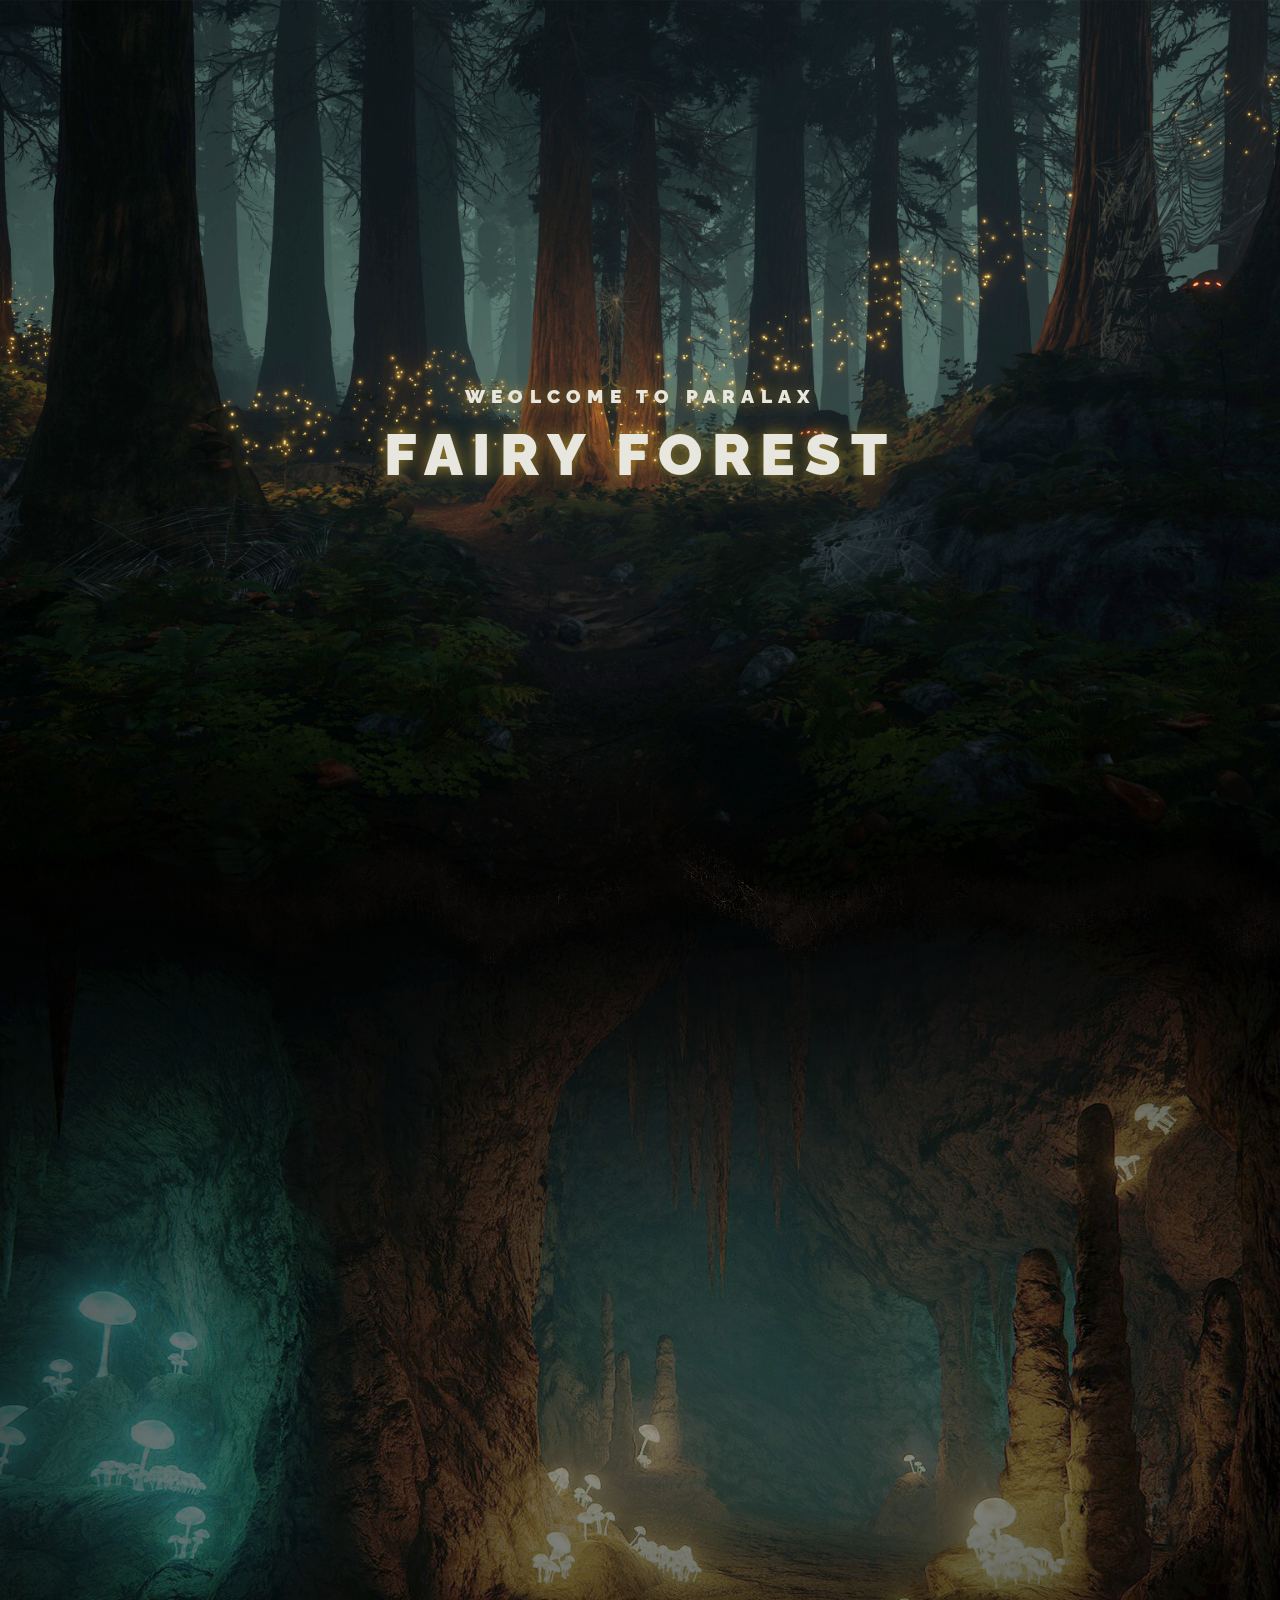
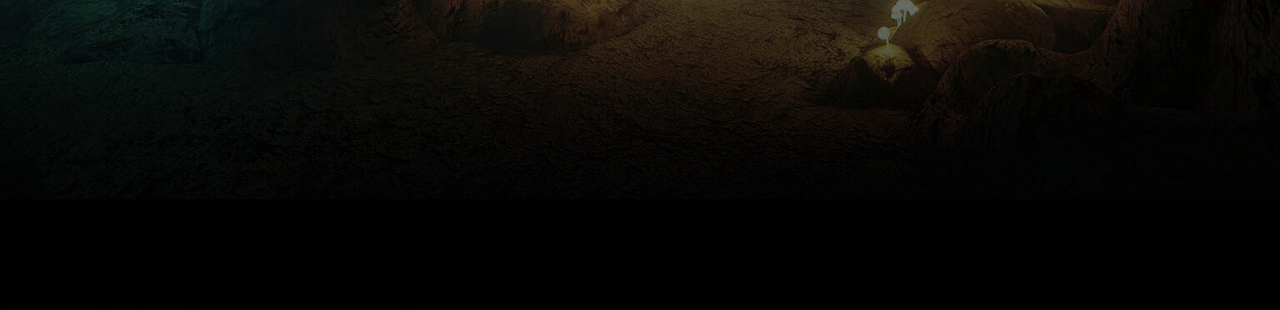
<file: index.htm>
<!DOCTYPE html>
<html lang="en">
<head>
    <meta charset="UTF-8">
    <meta name="viewport" content="width=device-width, initial-scale=1.0">
    <title>Document</title>
    <link rel="stylesheet" href="/css/main.css">
    <script src="/js/app.js" defer></script>
</head>
<body>
    <header class="main-header">
        <div class="layers">
            <div class="layers__header">
                <div class="layers__caption">Weolcome to Paralax</div>
                <div class="layers__title">Fairy Forest</div>
            </div>
            <div class="layer layers__base" style="background-image: url(/img/layer-base.png);"></div>
            <div class="layer layers__title" style="background-image: url(/img/layer-middle.png);"></div>
            <div class="layer layers__front" style="background-image: url(/img/layer-front.png);"></div>
        </div>
    </header>

<article class="main-article" style="background-image: url('/img/dungeon.jpg');"></article>
<div class="main-article__content">
    <h2 class="main-article__header">To be continued</h2>
    <p>
        Lorem ipsum dolor sit amet consectetur adipisicing elit. Nam, saepe ullam eum quos eveniet tempora magnam nemo aliquid 
        nobis rerum voluptates cumque ipsa quis porro. Rerum perspiciatis provident necessitatibus voluptates ea delectus!
    </p>
    <div class="copy">© Vorontsov Oleg</div>
</div>
</body>
</html>
</file>
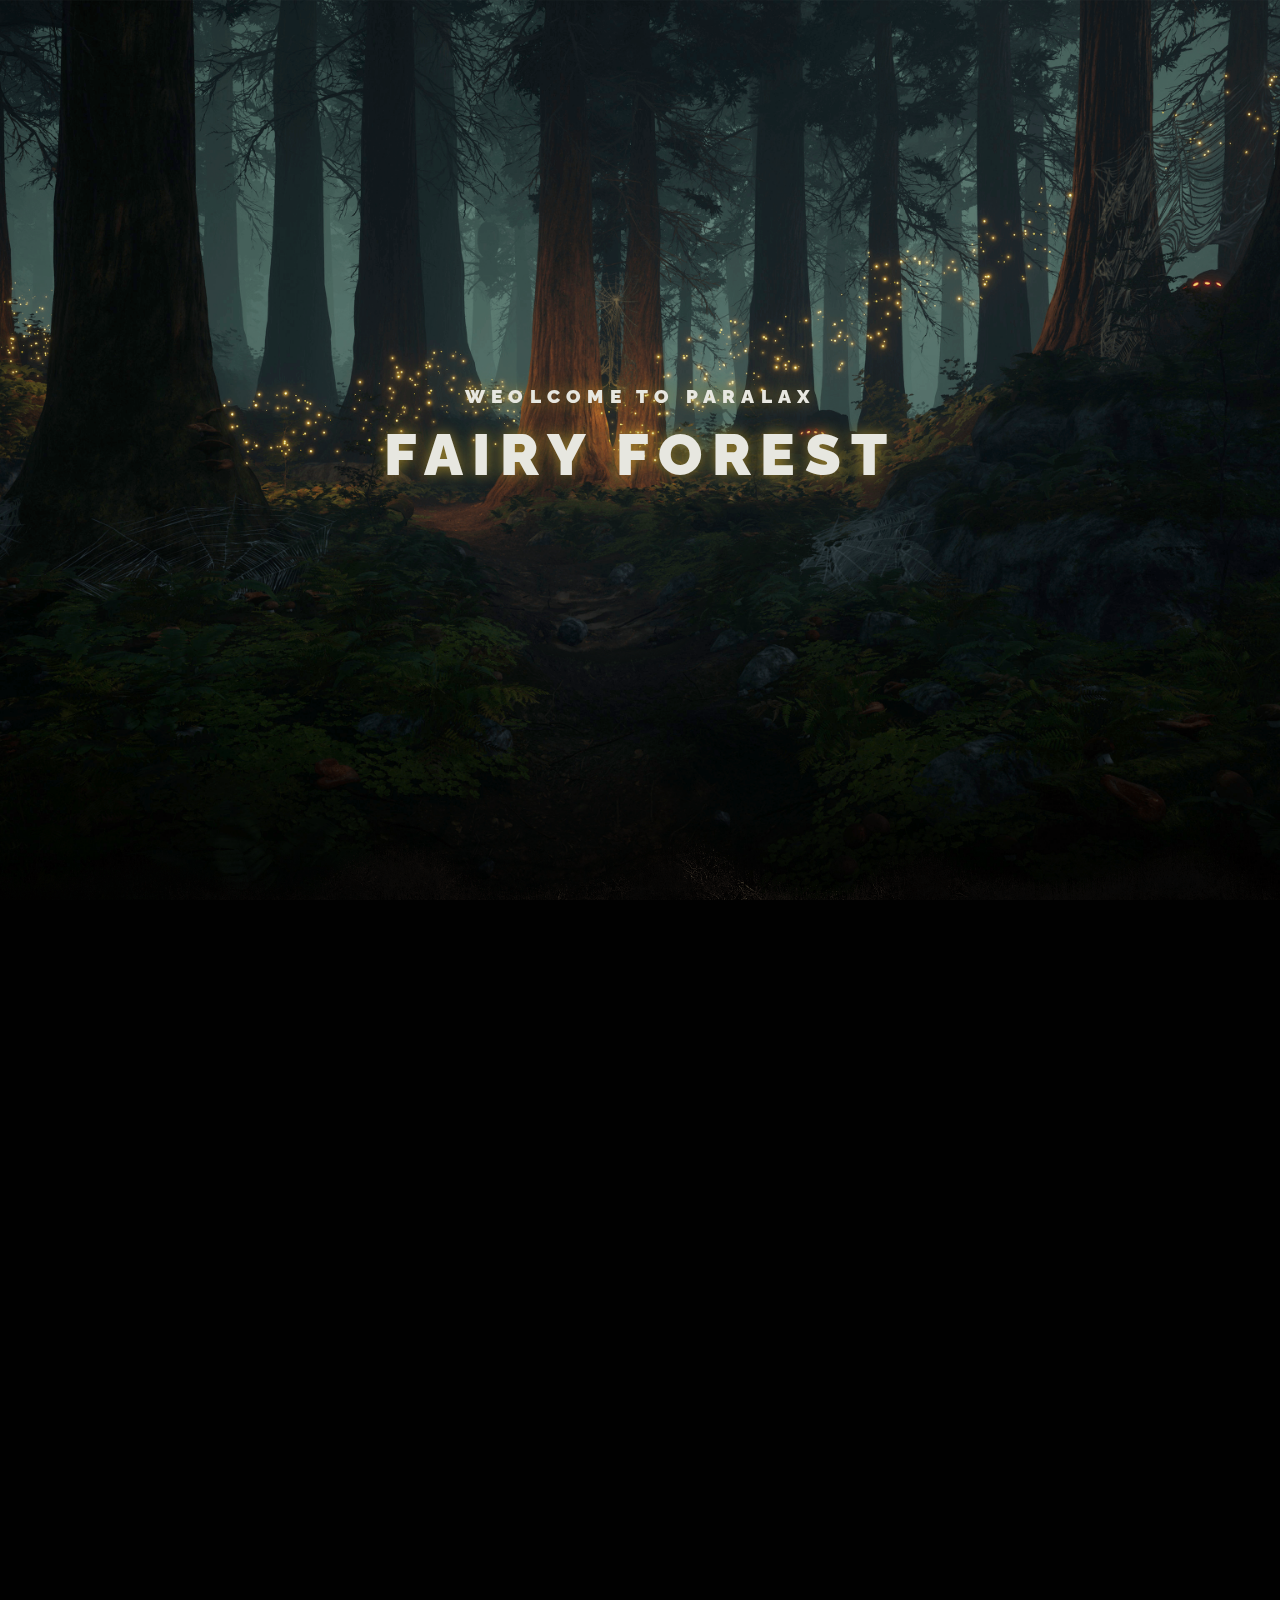
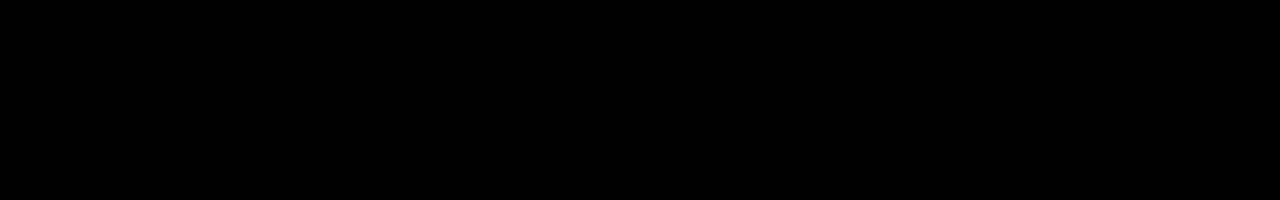
<file: index.html>
<!DOCTYPE html>
<html lang="en">
<head>
    <meta charset="UTF-8">
    <meta name="viewport" content="width=device-width, initial-scale=1.0">
    <title>Document</title>
    <link rel="stylesheet" href="/css/main.css">

    <script src="/libs/gsap/gsap.min.js" defer></script>
    <script src="/libs/gsap/ScrollTrigger.min.js" defer></script>
    <script src="/libs/gsap/ScrollSmoother.min.js" defer></script>

    <script src="/js/app.js" defer></script>
</head>
    <div class="wrapper">
        <div class="content">
            <body>
                <header class="main-header">
                    <div class="layers">
                        <div class="layers__header">
                            <div class="layers__caption">Weolcome to Paralax</div>
                            <div class="layers__title">Fairy Forest</div>
                        </div>
                        <div class="layer layers__base" style="background-image: url(/img/layer-base.png);"></div>
                        <div class="layer layers__middle" style="background-image: url(/img/layer-middle.png);"></div>
                        <div class="layer layers__front" style="background-image: url(/img/layer-front.png);"></div>
                    </div>
                </header>
            <article class="main-article" style="background-image: url('/img/dungeon.jpg');">
                <div class="main-article__content">
                    <h2 class="main-article__header">To be continued</h2>
                    <p class="main-article__descr">
                        Lorem ipsum dolor sit amet consectetur adipisicing elit. Nam, saepe ullam eum quos eveniet tempora magnam nemo aliquid 
                        nobis rerum voluptates cumque ipsa quis porro. Rerum perspiciatis provident necessitatibus voluptates ea delectus!
                    </p>
                </div>
                <div class="copy">© Vorontsov Oleg</div>
            </article>
        </div>
    </div>
</body>
</html>
</file>
<file: css/main.css>
* {
	margin: 0;
	padding: 0;
	box-sizing: border-box;
}
:root {
	--index: calc(1vw + 1vh);
	--text: #e7e7e0;
	--transition: transform .75s cubic-bezier(.075, .5, 0, 1);
}
@font-face {
	font-family: raleway_f;
	src: url(../fonts/raleway-regular.woff2);
}
@font-face {
	font-family: raleway_f;
	src: url(../fonts/raleway-black.woff2);
	font-weight: 900;
}
body {
	background-color: #010101;
	font-family: raleway_f, sans-serif;
	line-height: 1.55;
}
.main-header {
	position: relative;
}
.main-header::after {
	content: '';
	position: absolute;
	z-index: 100;
	width: 100%;
	height: calc(var(--index) * 10);
	background-image: url(../img/ground.png);
	background-size: cover;
	background-repeat: no-repeat;
	background-position: center;
	bottom: calc(var(--index) * -4.5);
}
.layers {
	height: 100vh;
	display: flex;
	align-items: center;
	justify-content: center;
	text-align: center;
	overflow: hidden;
	position: relative;
}
.layer {
	height: 100%;
	width: 100%;
	position: absolute;
	background-size: cover;
	background-position: center;
	will-change: transform;
	z-index: 2;
	transition: var(--transition);
}
.layers__base {
	transform: translate3d(0, calc(var(--scrollTop) / 1.6), 0);
	z-index: 0;
}
.layers__middle {
	transform: translate3d(0, calc(var(--scrollTop) / 2.5), 0);
}
.layers__front {
	transform: translate3d(0, calc(var(--scrollTop) / 5.7), 0);
}
.layers__header {
	z-index: 1;
	transform: translate3d(0, calc(var(--scrollTop) / 2), 0);
	transition: var(--transition);
	will-change: transform;
	text-transform: uppercase;
	font-weight: 900;
	color: var(--text);
	text-shadow: 0 0 15px #9d822b;
}
.layers__title {
	font-size: calc(var(--index) * 2.65);
	letter-spacing: calc(var(--index) / 2.25);
}
.layers__caption {
	font-size: calc(var(--index) / 1.175);
	letter-spacing: calc(var(--index) / 3.5);
	margin-top: calc(var(--index) * -.75);
}
.main-article {
	--main-article-transform: translate3d(0, calc(var(--scrollTop) / -7.5), 0);
	min-height: 100vh;
	background-size: cover;
	background-position: center;
	color: var(--text);
	display: flex;
	justify-content: center;
	align-items: center;
	position: relative;
	text-align: center;
	/* Update: */
	top: -1px;
	z-index: 10;
}
.main-article__header {
	text-transform: uppercase;
	font-size: calc(var(--index) * 1.8);
	letter-spacing: calc(var(--index) / 7.5);
	transform: var(--main-article-transform);
	transition: var(--transition);
	will-change: transform;
}
.main-article__descr {
	max-width: calc(var(--index) * 30);
	font-size: calc(var(--index) * .9);
	margin-top: calc(var(--index) / 1.25);
	transform: var(--main-article-transform);
	transition: var(--transition);
	will-change: transform;
}
.content {
	will-change: transform;
}
.copy {
	position: absolute;
	bottom: calc(var(--index) * 2.5);
	opacity: .45;
	font-size: calc(var(--index) * .75);
	letter-spacing: calc(var(--index) / 37.5);
}
</file>
